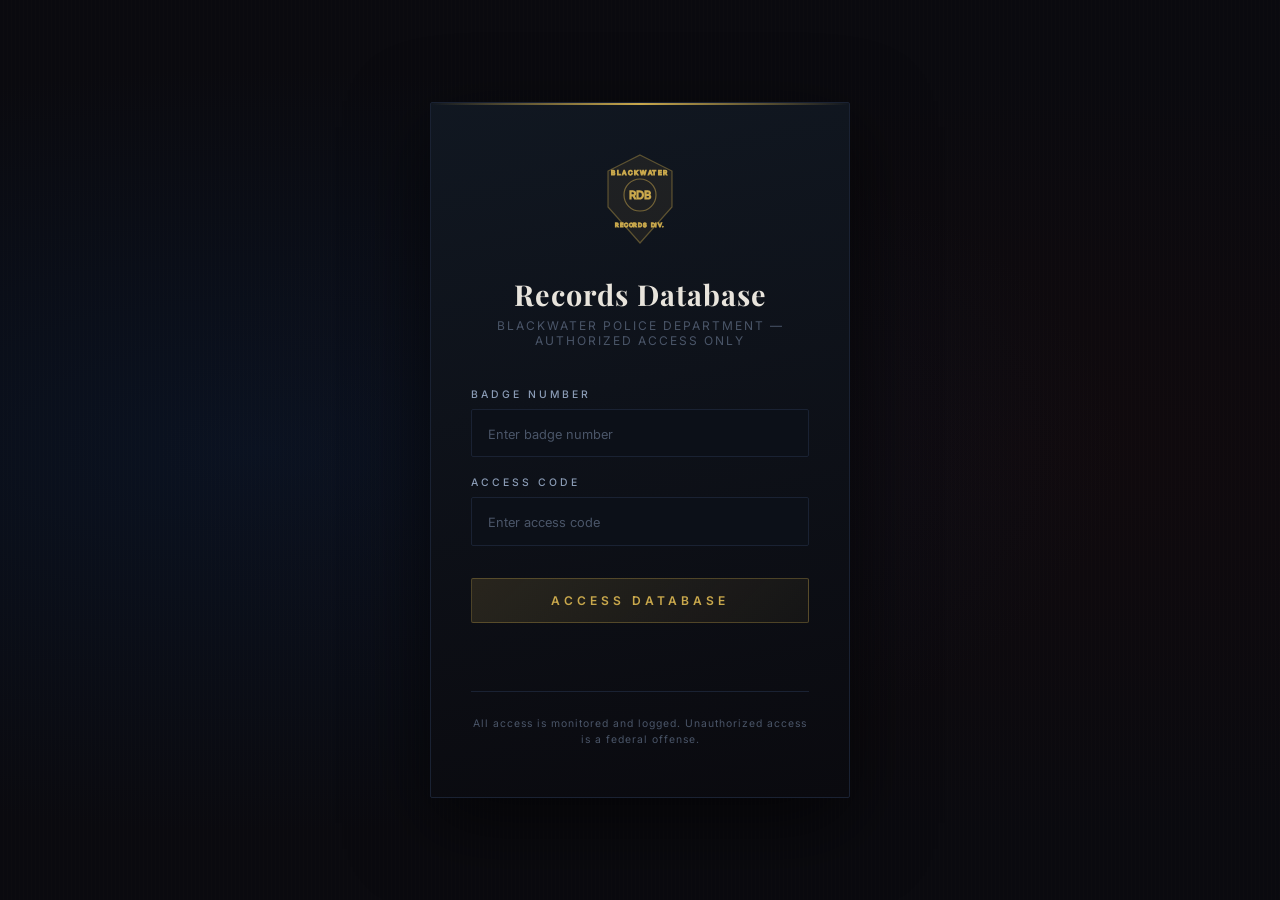
<file: records-db/index.html>
<!DOCTYPE html>
<html lang="en">
<head>
  <meta charset="UTF-8">
  <meta name="viewport" content="width=device-width, initial-scale=1.0">
  <title>Blackwater PD — Records Database</title>
  <link rel="preconnect" href="https://fonts.googleapis.com">
  <link href="https://fonts.googleapis.com/css2?family=Playfair+Display:wght@400;700&family=Inter:wght@300;400;500;600;700&family=JetBrains+Mono:wght@400;500&display=swap" rel="stylesheet">
  <link rel="stylesheet" href="styles.css">
</head>
<body>

  <!-- Login Screen -->
  <div class="login-screen" id="loginScreen">
    <div class="login-rain"></div>
    <div class="login-container">
      <div class="login-badge">
        <svg viewBox="0 0 100 120" width="80" height="96" fill="none" stroke="currentColor" stroke-width="1.5">
          <path d="M50 5 L90 25 L90 70 L50 115 L10 70 L10 25 Z" fill="rgba(201,168,76,0.08)" stroke="rgba(201,168,76,0.4)"/>
          <circle cx="50" cy="55" r="20" stroke="rgba(201,168,76,0.5)" fill="none"/>
          <text x="50" y="60" text-anchor="middle" fill="rgba(201,168,76,0.7)" font-size="14" font-family="Inter">RDB</text>
          <text x="50" y="30" text-anchor="middle" fill="rgba(201,168,76,0.5)" font-size="8" font-family="Inter" letter-spacing="2">BLACKWATER</text>
          <text x="50" y="95" text-anchor="middle" fill="rgba(201,168,76,0.5)" font-size="7" font-family="Inter" letter-spacing="1">RECORDS DIV.</text>
        </svg>
      </div>
      <h1 class="login-title">Records Database</h1>
      <p class="login-subtitle">Blackwater Police Department — Authorized Access Only</p>

      <form class="login-form" id="loginForm">
        <div class="form-group">
          <label for="badgeNumber">BADGE NUMBER</label>
          <input type="text" id="badgeNumber" placeholder="Enter badge number" autocomplete="off" required>
        </div>
        <div class="form-group">
          <label for="password">ACCESS CODE</label>
          <input type="password" id="password" placeholder="Enter access code" required>
        </div>
        <button type="submit" class="btn-login" id="loginBtn">ACCESS DATABASE</button>
        <p class="login-error" id="loginError"></p>
      </form>

      <div class="login-footer">
        <p>All access is monitored and logged. Unauthorized access is a federal offense.</p>
      </div>
    </div>
  </div>

  <!-- Records Dashboard -->
  <div class="dashboard" id="dashboard" style="display:none;">
    <!-- Top Nav -->
    <nav class="topnav">
      <div class="topnav-left">
        <span class="topnav-badge">★</span>
        <div>
          <span class="topnav-title">BLACKWATER</span>
          <span class="topnav-sub">RECORDS DATABASE</span>
        </div>
      </div>
      <div class="topnav-right">
        <span class="topnav-officer" id="navOfficer">Officer —</span>
        <button class="btn-logout" id="logoutBtn">LOG OUT</button>
      </div>
    </nav>

    <!-- Main Content -->
    <main class="records-main">
      <div class="records-header">
        <div>
          <h1>Suspect Records</h1>
          <p class="records-count" id="recordsCount">Loading records...</p>
        </div>
        <div class="records-clock">
          <span id="clockTime">--:--:-- --</span>
          <span id="clockDate">Loading...</span>
        </div>
      </div>

      <!-- Search & Filters -->
      <div class="search-bar">
        <div class="search-input-wrap">
          <svg class="search-icon" viewBox="0 0 24 24" width="18" height="18" fill="none" stroke="currentColor" stroke-width="2"><circle cx="11" cy="11" r="8"/><path d="M21 21l-4.35-4.35"/></svg>
          <input type="text" id="searchInput" placeholder="Search by name, code, alias, or case number...">
        </div>
        <div class="filter-group">
          <select id="statusFilter">
            <option value="all">All Statuses</option>
            <option value="wanted">Wanted</option>
            <option value="in-custody">In Custody</option>
            <option value="released">Released</option>
            <option value="under-investigation">Under Investigation</option>
            <option value="cleared">Cleared</option>
          </select>
          <select id="threatFilter">
            <option value="all">All Threat Levels</option>
            <option value="critical">Critical</option>
            <option value="high">High</option>
            <option value="medium">Medium</option>
            <option value="low">Low</option>
          </select>
        </div>
      </div>

      <!-- Stats Bar -->
      <div class="stats-bar">
        <div class="stat-card">
          <span class="stat-label">TOTAL RECORDS</span>
          <span class="stat-value" id="statTotal">—</span>
        </div>
        <div class="stat-card stat-wanted">
          <span class="stat-label">WANTED</span>
          <span class="stat-value" id="statWanted">—</span>
        </div>
        <div class="stat-card stat-custody">
          <span class="stat-label">IN CUSTODY</span>
          <span class="stat-value" id="statCustody">—</span>
        </div>
        <div class="stat-card stat-investigation">
          <span class="stat-label">UNDER INVESTIGATION</span>
          <span class="stat-value" id="statInvestigation">—</span>
        </div>
      </div>

      <!-- Records Table -->
      <div class="table-wrap">
        <table class="records-table">
          <thead>
            <tr>
              <th>CODE</th>
              <th>NAME</th>
              <th>ALIAS</th>
              <th>DOB</th>
              <th>LAST KNOWN LOCATION</th>
              <th>THREAT LEVEL</th>
              <th>STATUS</th>
              <th>CASE #</th>
            </tr>
          </thead>
          <tbody id="recordsBody">
          </tbody>
        </table>
      </div>
      <p class="no-results" id="noResults" style="display:none;">No records match your search criteria.</p>
    </main>

    <!-- Record Detail Modal -->
    <div class="modal-overlay" id="detailModal">
      <div class="modal-content">
        <button class="modal-close" id="closeModal">&times;</button>
        <div class="modal-header">
          <div class="modal-mugshot" id="modalMugshot">?</div>
          <div class="modal-title-block">
            <h2 id="modalName">—</h2>
            <p class="modal-alias" id="modalAlias">—</p>
            <div class="modal-badges">
              <span class="modal-code" id="modalCode">—</span>
              <span class="modal-status" id="modalStatus">—</span>
              <span class="modal-threat" id="modalThreat">—</span>
            </div>
          </div>
        </div>
        <div class="modal-body">
          <div class="modal-grid">
            <div class="modal-field"><label>Date of Birth</label><span id="modalDob">—</span></div>
            <div class="modal-field"><label>Gender</label><span id="modalGender">—</span></div>
            <div class="modal-field"><label>Height</label><span id="modalHeight">—</span></div>
            <div class="modal-field"><label>Weight</label><span id="modalWeight">—</span></div>
            <div class="modal-field"><label>Last Known Address</label><span id="modalAddress">—</span></div>
            <div class="modal-field"><label>Case Number</label><span id="modalCase">—</span></div>
            <div class="modal-field"><label>Arresting Officer</label><span id="modalOfficer">—</span></div>
            <div class="modal-field"><label>Date Entered</label><span id="modalDateEntered">—</span></div>
          </div>
          <div class="modal-section">
            <h3>Known Associates</h3>
            <p id="modalAssociates">—</p>
          </div>
          <div class="modal-section">
            <h3>Criminal History</h3>
            <p id="modalHistory">—</p>
          </div>
          <div class="modal-section">
            <h3>Case Notes</h3>
            <p id="modalNotes">—</p>
          </div>
        </div>
        <div class="modal-footer">
          <p>Record accessed by <span id="modalAccessedBy">—</span> on <span id="modalAccessDate">—</span></p>
        </div>
      </div>
    </div>

    <!-- Footer -->
    <footer class="dash-footer">
      <p>&copy; 2026 Blackwater Police Department — Records Database v1.0 — All Access Logged</p>
    </footer>
  </div>

  <script src="data.js"></script>
  <script src="app.js"></script>
</body>
</html>
</file>
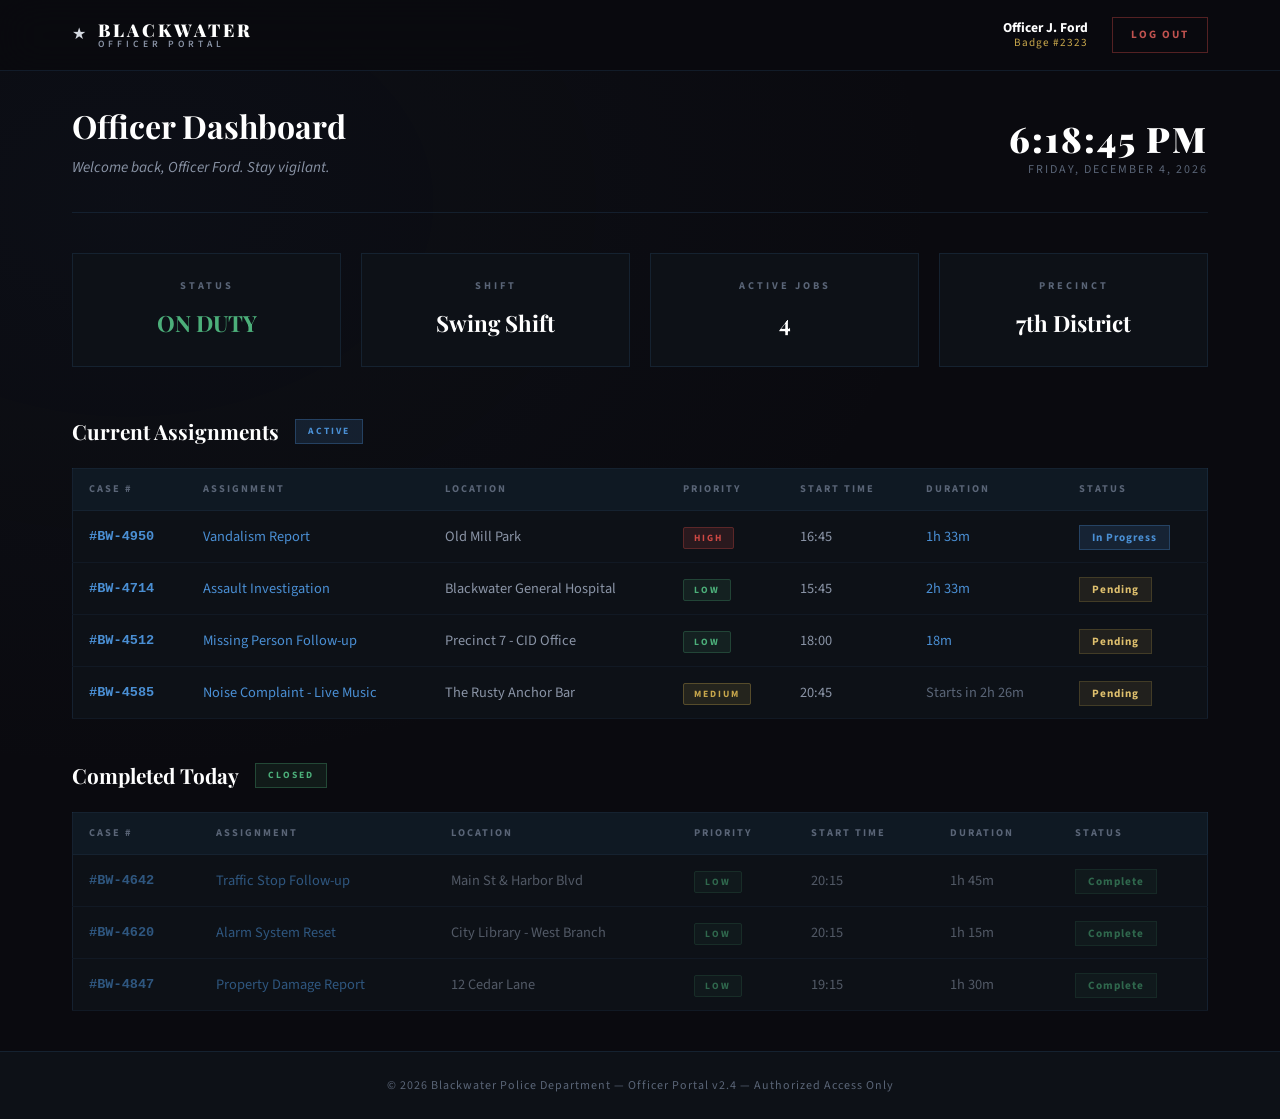
<file: dashboard.html>
<!DOCTYPE html>
<html lang="en">
<head>
  <meta charset="UTF-8">
  <meta name="viewport" content="width=device-width, initial-scale=1.0">
  <title>Officer Portal - Blackwater PD</title>
  <link rel="stylesheet" href="styles.css">
  <link rel="stylesheet" href="dashboard.css">
  <link href="https://fonts.googleapis.com/css2?family=Playfair+Display:wght@400;700;900&family=Source+Sans+Pro:wght@300;400;600;700&display=swap" rel="stylesheet">
</head>
<body>
  <!-- Dashboard Navbar -->
  <nav class="navbar">
    <div class="nav-container">
      <div class="nav-brand">
        <div class="badge-icon">&#9733;</div>
        <div class="brand-text">
          <span class="brand-name">BLACKWATER</span>
          <span class="brand-sub">OFFICER PORTAL</span>
        </div>
      </div>
      <div class="officer-info">
        <div class="officer-details">
          <span class="officer-name" id="navOfficerName">Officer J. Ford</span>
          <span class="officer-badge" id="navOfficerBadge">Badge #2323</span>
        </div>
        <a href="index.html" class="btn-logout" id="logoutBtn">LOG OUT</a>
      </div>
    </div>
  </nav>

  <!-- Dashboard Content -->
  <main class="dashboard">
    <div class="container">
      <!-- Welcome Header -->
      <div class="dash-header">
        <div class="dash-welcome">
          <h1>Officer Dashboard</h1>
          <p id="welcomeMsg">Welcome back, Officer Ford. Stay vigilant.</p>
        </div>
        <div class="dash-clock">
          <span class="clock-time" id="clockTime">--:--:--</span>
          <span class="clock-date" id="clockDate">Loading...</span>
        </div>
      </div>

      <!-- Status Cards -->
      <div class="status-grid">
        <div class="status-card">
          <div class="status-label">STATUS</div>
          <div class="status-value on-duty">ON DUTY</div>
        </div>
        <div class="status-card">
          <div class="status-label">SHIFT</div>
          <div class="status-value" id="currentShift">Night Watch</div>
        </div>
        <div class="status-card">
          <div class="status-label">ACTIVE JOBS</div>
          <div class="status-value" id="activeJobCount">4</div>
        </div>
        <div class="status-card">
          <div class="status-label">PRECINCT</div>
          <div class="status-value">7th District</div>
        </div>
      </div>

      <!-- Current Jobs Table -->
      <div class="dash-section">
        <div class="section-title">
          <h2>Current Assignments</h2>
          <span class="section-badge">Active</span>
        </div>
        <div class="jobs-table-wrap">
          <table class="jobs-table">
            <thead>
              <tr>
                <th>Case #</th>
                <th>Assignment</th>
                <th>Location</th>
                <th>Priority</th>
                <th>Start Time</th>
                <th>Duration</th>
                <th>Status</th>
              </tr>
            </thead>
            <tbody id="activeJobsBody">
            </tbody>
          </table>
        </div>
      </div>

      <!-- Completed Jobs -->
      <div class="dash-section">
        <div class="section-title">
          <h2>Completed Today</h2>
          <span class="section-badge completed">Closed</span>
        </div>
        <div class="jobs-table-wrap">
          <table class="jobs-table">
            <thead>
              <tr>
                <th>Case #</th>
                <th>Assignment</th>
                <th>Location</th>
                <th>Priority</th>
                <th>Start Time</th>
                <th>Duration</th>
                <th>Status</th>
              </tr>
            </thead>
            <tbody id="completedJobsBody">
            </tbody>
          </table>
        </div>
      </div>
    </div>
  </main>

  <!-- Footer -->
  <footer class="dash-footer">
    <div class="container">
      <p>&copy; 2026 Blackwater Police Department &mdash; Officer Portal v2.4 &mdash; Authorized Access Only</p>
    </div>
  </footer>

  <!-- Case Detail Modal -->
  <div class="case-modal-overlay" id="caseModal">
    <div class="case-modal">
      <div class="case-modal-header">
        <div>
          <span class="case-modal-num" id="modalCaseNum">#BW-0000</span>
          <span class="case-modal-priority" id="modalPriority">HIGH</span>
        </div>
        <button class="case-modal-close" id="modalClose">&times;</button>
      </div>
      <h2 class="case-modal-title" id="modalTitle">Assignment Title</h2>
      <div class="case-modal-meta">
        <div class="meta-item">
          <span class="meta-label">LOCATION</span>
          <span class="meta-value" id="modalLocation">--</span>
        </div>
        <div class="meta-item">
          <span class="meta-label">STATUS</span>
          <span class="meta-value" id="modalStatus">--</span>
        </div>
        <div class="meta-item">
          <span class="meta-label">START TIME</span>
          <span class="meta-value" id="modalTime">--</span>
        </div>
      </div>
      <div class="case-modal-section">
        <h3>Incident Report</h3>
        <p id="modalReport">--</p>
      </div>
      <div class="case-modal-section" id="modalResolutionSection">
        <h3>Resolution</h3>
        <p id="modalResolution">--</p>
      </div>
      <div class="case-modal-section">
        <h3>Assigned Officer</h3>
        <p id="modalOfficer">Officer J. Ford — Badge #2323 — Precinct 7</p>
      </div>
    </div>
  </div>

  <script src="dashboard.js"></script>
</body>
</html>
</file>
<file: records-db/styles.css>
/* ===== Variables ===== */
:root {
  --bg-primary: #0a0a0f;
  --bg-secondary: #0e1117;
  --bg-card: #111822;
  --bg-card-hover: #151d2a;
  --bg-input: #0c1018;
  --border: #1a2233;
  --border-light: #243044;
  --gold: #c9a84c;
  --gold-dim: rgba(201, 168, 76, 0.3);
  --gold-glow: rgba(201, 168, 76, 0.08);
  --red: #c94c4c;
  --red-dim: rgba(201, 76, 76, 0.15);
  --green: #4cc96a;
  --green-dim: rgba(76, 201, 106, 0.15);
  --blue: #4c8cc9;
  --blue-dim: rgba(76, 140, 201, 0.15);
  --orange: #c98c4c;
  --orange-dim: rgba(201, 140, 76, 0.15);
  --purple: #8c4cc9;
  --purple-dim: rgba(140, 76, 201, 0.15);
  --text: #e8e4dc;
  --text-secondary: #8a9bb5;
  --text-muted: #4a5568;
  --font-heading: 'Playfair Display', serif;
  --font-body: 'Inter', sans-serif;
  --font-mono: 'JetBrains Mono', monospace;
}

/* ===== Reset ===== */
*, *::before, *::after { box-sizing: border-box; margin: 0; padding: 0; }
html { scroll-behavior: smooth; }
body {
  font-family: var(--font-body);
  background: var(--bg-primary);
  color: var(--text);
  min-height: 100vh;
  overflow-x: hidden;
}
a { text-decoration: none; color: inherit; }

/* ===== Login Screen ===== */
.login-screen {
  min-height: 100vh;
  display: flex;
  align-items: center;
  justify-content: center;
  background:
    radial-gradient(ellipse at 20% 50%, rgba(10, 30, 60, 0.4) 0%, transparent 60%),
    radial-gradient(ellipse at 80% 50%, rgba(30, 10, 10, 0.3) 0%, transparent 60%),
    var(--bg-primary);
  position: relative;
}

.login-rain {
  position: absolute;
  inset: 0;
  background: repeating-linear-gradient(
    90deg,
    transparent,
    transparent 3px,
    rgba(201, 168, 76, 0.01) 3px,
    rgba(201, 168, 76, 0.01) 4px
  );
  pointer-events: none;
  animation: rainDrift 8s linear infinite;
}

@keyframes rainDrift {
  0% { transform: translateY(0); }
  100% { transform: translateY(20px); }
}

.login-container {
  width: 100%;
  max-width: 420px;
  padding: 3rem 2.5rem;
  background: linear-gradient(170deg, rgba(17, 24, 34, 0.95), rgba(10, 10, 15, 0.98));
  border: 1px solid var(--border);
  border-radius: 2px;
  text-align: center;
  position: relative;
  box-shadow: 0 25px 80px rgba(0, 0, 0, 0.6);
}

.login-container::before {
  content: '';
  position: absolute;
  top: 0; left: 0; right: 0;
  height: 2px;
  background: linear-gradient(90deg, transparent, var(--gold), transparent);
}

.login-badge {
  margin-bottom: 1.5rem;
  color: var(--gold);
}

.login-title {
  font-family: var(--font-heading);
  font-size: 1.8rem;
  color: var(--text);
  letter-spacing: 1px;
  margin-bottom: 0.3rem;
}

.login-subtitle {
  color: var(--text-muted);
  font-size: 0.75rem;
  letter-spacing: 2px;
  text-transform: uppercase;
  margin-bottom: 2.5rem;
}

.form-group {
  margin-bottom: 1.2rem;
  text-align: left;
}

.form-group label {
  display: block;
  font-size: 0.65rem;
  letter-spacing: 3px;
  text-transform: uppercase;
  color: var(--text-secondary);
  margin-bottom: 0.5rem;
  font-weight: 500;
}

.form-group input {
  width: 100%;
  padding: 0.85rem 1rem;
  background: var(--bg-input);
  border: 1px solid var(--border);
  color: var(--text);
  font-family: var(--font-mono);
  font-size: 0.9rem;
  border-radius: 2px;
  transition: border-color 0.3s;
}

.form-group input:focus {
  outline: none;
  border-color: var(--gold-dim);
  box-shadow: 0 0 20px var(--gold-glow);
}

.form-group input::placeholder {
  color: var(--text-muted);
  font-family: var(--font-body);
  font-size: 0.8rem;
}

.btn-login {
  width: 100%;
  padding: 0.9rem;
  margin-top: 0.8rem;
  background: linear-gradient(135deg, rgba(201, 168, 76, 0.15), rgba(201, 168, 76, 0.05));
  border: 1px solid var(--gold-dim);
  color: var(--gold);
  font-family: var(--font-body);
  font-size: 0.75rem;
  letter-spacing: 4px;
  text-transform: uppercase;
  font-weight: 600;
  cursor: pointer;
  transition: all 0.3s;
  border-radius: 2px;
}

.btn-login:hover {
  background: linear-gradient(135deg, rgba(201, 168, 76, 0.25), rgba(201, 168, 76, 0.1));
  box-shadow: 0 0 30px var(--gold-glow);
}

.login-error {
  color: var(--red);
  font-size: 0.8rem;
  margin-top: 1rem;
  min-height: 1.2rem;
}

.login-footer {
  margin-top: 2rem;
  padding-top: 1.5rem;
  border-top: 1px solid var(--border);
}

.login-footer p {
  color: var(--text-muted);
  font-size: 0.65rem;
  letter-spacing: 1px;
  line-height: 1.6;
}

/* ===== Top Nav ===== */
.topnav {
  display: flex;
  align-items: center;
  justify-content: space-between;
  padding: 0.8rem 2rem;
  background: rgba(10, 10, 15, 0.95);
  border-bottom: 1px solid var(--border);
  position: sticky;
  top: 0;
  z-index: 100;
  backdrop-filter: blur(10px);
}

.topnav-left {
  display: flex;
  align-items: center;
  gap: 0.8rem;
}

.topnav-badge {
  color: var(--gold);
  font-size: 1.2rem;
}

.topnav-title {
  display: block;
  font-family: var(--font-heading);
  font-weight: 700;
  font-size: 1rem;
  letter-spacing: 3px;
  color: var(--text);
}

.topnav-sub {
  display: block;
  font-size: 0.55rem;
  letter-spacing: 3px;
  color: var(--gold);
  text-transform: uppercase;
}

.topnav-right {
  display: flex;
  align-items: center;
  gap: 1.5rem;
}

.topnav-officer {
  color: var(--text-secondary);
  font-size: 0.8rem;
}

.btn-logout {
  padding: 0.4rem 1rem;
  background: transparent;
  border: 1px solid var(--border-light);
  color: var(--text-secondary);
  font-size: 0.65rem;
  letter-spacing: 3px;
  cursor: pointer;
  transition: all 0.3s;
  border-radius: 2px;
  font-family: var(--font-body);
}

.btn-logout:hover {
  border-color: var(--red);
  color: var(--red);
}

/* ===== Records Main ===== */
.records-main {
  max-width: 1300px;
  margin: 0 auto;
  padding: 2rem;
}

.records-header {
  display: flex;
  justify-content: space-between;
  align-items: flex-start;
  margin-bottom: 1.5rem;
}

.records-header h1 {
  font-family: var(--font-heading);
  font-size: 2rem;
  color: var(--text);
}

.records-count {
  color: var(--text-secondary);
  font-size: 0.85rem;
  margin-top: 0.3rem;
}

.records-clock {
  text-align: right;
}

.records-clock #clockTime {
  display: block;
  font-family: var(--font-mono);
  font-size: 1.5rem;
  color: var(--text);
  font-weight: 500;
}

.records-clock #clockDate {
  display: block;
  font-size: 0.65rem;
  letter-spacing: 3px;
  color: var(--text-muted);
  text-transform: uppercase;
  margin-top: 0.2rem;
}

/* ===== Search Bar ===== */
.search-bar {
  display: flex;
  gap: 1rem;
  margin-bottom: 1.5rem;
  flex-wrap: wrap;
}

.search-input-wrap {
  flex: 1;
  min-width: 280px;
  position: relative;
}

.search-icon {
  position: absolute;
  left: 1rem;
  top: 50%;
  transform: translateY(-50%);
  color: var(--text-muted);
}

.search-input-wrap input {
  width: 100%;
  padding: 0.8rem 1rem 0.8rem 2.8rem;
  background: var(--bg-card);
  border: 1px solid var(--border);
  color: var(--text);
  font-family: var(--font-body);
  font-size: 0.85rem;
  border-radius: 2px;
  transition: border-color 0.3s;
}

.search-input-wrap input:focus {
  outline: none;
  border-color: var(--gold-dim);
  box-shadow: 0 0 20px var(--gold-glow);
}

.search-input-wrap input::placeholder {
  color: var(--text-muted);
}

.filter-group {
  display: flex;
  gap: 0.8rem;
}

.filter-group select {
  padding: 0.8rem 1rem;
  background: var(--bg-card);
  border: 1px solid var(--border);
  color: var(--text-secondary);
  font-family: var(--font-body);
  font-size: 0.8rem;
  border-radius: 2px;
  cursor: pointer;
  transition: border-color 0.3s;
  appearance: none;
  background-image: url("data:image/svg+xml,%3Csvg xmlns='http://www.w3.org/2000/svg' width='12' height='12' viewBox='0 0 24 24' fill='none' stroke='%234a5568' stroke-width='2'%3E%3Cpath d='M6 9l6 6 6-6'/%3E%3C/svg%3E");
  background-repeat: no-repeat;
  background-position: right 0.8rem center;
  padding-right: 2.5rem;
}

.filter-group select:focus {
  outline: none;
  border-color: var(--gold-dim);
}

/* ===== Stats Bar ===== */
.stats-bar {
  display: grid;
  grid-template-columns: repeat(4, 1fr);
  gap: 1rem;
  margin-bottom: 1.5rem;
}

.stat-card {
  padding: 1rem 1.2rem;
  background: var(--bg-card);
  border: 1px solid var(--border);
  border-radius: 2px;
  text-align: center;
}

.stat-label {
  display: block;
  font-size: 0.6rem;
  letter-spacing: 3px;
  color: var(--text-muted);
  text-transform: uppercase;
  margin-bottom: 0.4rem;
}

.stat-value {
  font-family: var(--font-mono);
  font-size: 1.6rem;
  font-weight: 700;
  color: var(--text);
}

.stat-wanted .stat-value { color: var(--red); }
.stat-custody .stat-value { color: var(--blue); }
.stat-investigation .stat-value { color: var(--orange); }

/* ===== Records Table ===== */
.table-wrap {
  overflow-x: auto;
  border: 1px solid var(--border);
  border-radius: 2px;
}

.records-table {
  width: 100%;
  border-collapse: collapse;
  font-size: 0.82rem;
}

.records-table thead {
  background: var(--bg-card);
}

.records-table th {
  padding: 0.9rem 1rem;
  text-align: left;
  font-size: 0.6rem;
  letter-spacing: 3px;
  color: var(--text-muted);
  text-transform: uppercase;
  font-weight: 600;
  border-bottom: 1px solid var(--border);
  white-space: nowrap;
}

.records-table td {
  padding: 0.8rem 1rem;
  border-bottom: 1px solid var(--border);
  color: var(--text-secondary);
  white-space: nowrap;
}

.records-table tbody tr {
  cursor: pointer;
  transition: background 0.2s;
}

.records-table tbody tr:hover {
  background: var(--bg-card-hover);
}

.records-table tbody tr:last-child td {
  border-bottom: none;
}

.record-code {
  font-family: var(--font-mono);
  color: var(--gold);
  font-weight: 500;
  font-size: 0.8rem;
}

.record-name {
  color: var(--text);
  font-weight: 500;
}

.record-alias {
  font-style: italic;
  color: var(--text-muted);
}

/* Status badges */
.badge {
  display: inline-block;
  padding: 0.25rem 0.6rem;
  border-radius: 2px;
  font-size: 0.65rem;
  font-weight: 600;
  letter-spacing: 1px;
  text-transform: uppercase;
}

.badge-wanted { background: var(--red-dim); color: var(--red); }
.badge-in-custody { background: var(--blue-dim); color: var(--blue); }
.badge-released { background: var(--green-dim); color: var(--green); }
.badge-under-investigation { background: var(--orange-dim); color: var(--orange); }
.badge-cleared { background: rgba(100, 100, 100, 0.15); color: #888; }

/* Threat badges */
.threat-critical { background: var(--red-dim); color: var(--red); }
.threat-high { background: var(--orange-dim); color: var(--orange); }
.threat-medium { background: rgba(201, 201, 76, 0.15); color: #c9c94c; }
.threat-low { background: var(--green-dim); color: var(--green); }

.case-num {
  font-family: var(--font-mono);
  font-size: 0.78rem;
  color: var(--text-muted);
}

.no-results {
  text-align: center;
  color: var(--text-muted);
  padding: 3rem;
  font-style: italic;
}

/* ===== Detail Modal ===== */
.modal-overlay {
  position: fixed;
  inset: 0;
  background: rgba(0, 0, 0, 0.85);
  backdrop-filter: blur(5px);
  z-index: 1000;
  display: none;
  align-items: center;
  justify-content: center;
  padding: 2rem;
}

.modal-overlay.active {
  display: flex;
}

.modal-content {
  width: 100%;
  max-width: 700px;
  max-height: 85vh;
  overflow-y: auto;
  background: linear-gradient(170deg, var(--bg-card), var(--bg-primary));
  border: 1px solid var(--border);
  border-radius: 2px;
  position: relative;
  box-shadow: 0 30px 100px rgba(0, 0, 0, 0.7);
}

.modal-content::before {
  content: '';
  position: absolute;
  top: 0; left: 0; right: 0;
  height: 2px;
  background: linear-gradient(90deg, transparent, var(--gold), transparent);
}

.modal-close {
  position: absolute;
  top: 1rem;
  right: 1.2rem;
  background: none;
  border: none;
  color: var(--text-muted);
  font-size: 1.8rem;
  cursor: pointer;
  z-index: 10;
  transition: color 0.3s;
  line-height: 1;
}

.modal-close:hover { color: var(--text); }

.modal-header {
  display: flex;
  align-items: center;
  gap: 1.5rem;
  padding: 2rem 2rem 1.5rem;
  border-bottom: 1px solid var(--border);
}

.modal-mugshot {
  width: 80px;
  height: 80px;
  background: var(--bg-input);
  border: 1px solid var(--border);
  border-radius: 2px;
  display: flex;
  align-items: center;
  justify-content: center;
  font-size: 2rem;
  color: var(--text-muted);
  flex-shrink: 0;
}

.modal-title-block h2 {
  font-family: var(--font-heading);
  font-size: 1.5rem;
  color: var(--text);
  margin-bottom: 0.2rem;
}

.modal-alias {
  color: var(--text-muted);
  font-style: italic;
  font-size: 0.85rem;
  margin-bottom: 0.6rem;
}

.modal-badges {
  display: flex;
  gap: 0.5rem;
  flex-wrap: wrap;
}

.modal-code {
  font-family: var(--font-mono);
  font-size: 0.7rem;
  padding: 0.2rem 0.5rem;
  background: var(--gold-glow);
  border: 1px solid var(--gold-dim);
  color: var(--gold);
  border-radius: 2px;
}

.modal-status, .modal-threat {
  font-size: 0.65rem;
  padding: 0.25rem 0.6rem;
  border-radius: 2px;
  font-weight: 600;
  letter-spacing: 1px;
  text-transform: uppercase;
}

.modal-body {
  padding: 1.5rem 2rem;
}

.modal-grid {
  display: grid;
  grid-template-columns: 1fr 1fr;
  gap: 1rem;
  margin-bottom: 1.5rem;
}

.modal-field label {
  display: block;
  font-size: 0.6rem;
  letter-spacing: 3px;
  text-transform: uppercase;
  color: var(--text-muted);
  margin-bottom: 0.3rem;
}

.modal-field span {
  color: var(--text-secondary);
  font-size: 0.88rem;
}

.modal-section {
  margin-bottom: 1.5rem;
}

.modal-section h3 {
  font-family: var(--font-heading);
  font-size: 1rem;
  color: var(--gold);
  margin-bottom: 0.6rem;
  padding-bottom: 0.4rem;
  border-bottom: 1px solid var(--border);
}

.modal-section p {
  color: var(--text-secondary);
  font-size: 0.85rem;
  line-height: 1.7;
}

.modal-footer {
  padding: 1rem 2rem;
  border-top: 1px solid var(--border);
  text-align: center;
}

.modal-footer p {
  color: var(--text-muted);
  font-size: 0.7rem;
  letter-spacing: 1px;
}

/* ===== Dashboard Footer ===== */
.dash-footer {
  text-align: center;
  padding: 1.5rem 2rem;
  border-top: 1px solid var(--border);
  margin-top: 2rem;
}

.dash-footer p {
  color: var(--text-muted);
  font-size: 0.7rem;
  letter-spacing: 1px;
}

/* ===== Responsive ===== */
@media (max-width: 768px) {
  .stats-bar { grid-template-columns: repeat(2, 1fr); }
  .search-bar { flex-direction: column; }
  .filter-group { width: 100%; }
  .filter-group select { flex: 1; }
  .modal-header { flex-direction: column; text-align: center; }
  .modal-grid { grid-template-columns: 1fr; }
  .records-header { flex-direction: column; gap: 1rem; }
  .records-clock { text-align: left; }
  .topnav { padding: 0.8rem 1rem; }
  .records-main { padding: 1.5rem 1rem; }
}

/* ===== Scrollbar ===== */
::-webkit-scrollbar { width: 6px; }
::-webkit-scrollbar-track { background: var(--bg-primary); }
::-webkit-scrollbar-thumb { background: var(--border-light); border-radius: 3px; }
::-webkit-scrollbar-thumb:hover { background: var(--text-muted); }
</file>
<file: styles.css>
/* ===== CSS Variables ===== */
:root {
  --noir-black: #0a0a0f;
  --noir-dark: #0d1117;
  --noir-navy: #0f1923;
  --noir-blue: #141e2b;
  --noir-steel: #1a2633;
  --noir-slate: #1e2d3d;
  --accent-blue: #2a4a6b;
  --accent-light: #3a6b9f;
  --accent-glow: #4a8fd4;
  --gold: #c9a84c;
  --gold-light: #dfc06e;
  --text-primary: #d4d8e0;
  --text-secondary: #8a94a6;
  --text-muted: #5a6577;
  --border-color: rgba(42, 74, 107, 0.3);
  --shadow: 0 4px 30px rgba(0, 0, 0, 0.5);
  --font-heading: 'Playfair Display', Georgia, serif;
  --font-body: 'Source Sans Pro', -apple-system, sans-serif;
}

/* ===== Reset & Base ===== */
*, *::before, *::after {
  margin: 0;
  padding: 0;
  box-sizing: border-box;
}

html {
  scroll-behavior: smooth;
}

body {
  font-family: var(--font-body);
  background-color: var(--noir-black);
  color: var(--text-primary);
  line-height: 1.6;
  overflow-x: hidden;
}

a {
  text-decoration: none;
  color: inherit;
}

/* ===== Navbar ===== */
.navbar {
  position: fixed;
  top: 0;
  left: 0;
  right: 0;
  z-index: 1000;
  background: rgba(10, 10, 15, 0.92);
  backdrop-filter: blur(20px);
  border-bottom: 1px solid var(--border-color);
  transition: background 0.3s;
}

.nav-container {
  max-width: 1200px;
  margin: 0 auto;
  padding: 0 2rem;
  display: flex;
  align-items: center;
  justify-content: space-between;
  height: 70px;
}

.nav-brand {
  display: flex;
  align-items: center;
  gap: 12px;
}

.badge-icon {
  display: flex;
  align-items: center;
  justify-content: center;
}

.badge-icon img {
  width: 45px;
  height: 50px;
  filter: drop-shadow(0 0 6px rgba(201, 168, 76, 0.4));
}

.brand-text {
  display: flex;
  flex-direction: column;
  line-height: 1.1;
}

.brand-name {
  font-family: var(--font-heading);
  font-weight: 900;
  font-size: 1.1rem;
  letter-spacing: 3px;
  color: #fff;
}

.brand-sub {
  font-size: 0.6rem;
  letter-spacing: 4px;
  color: var(--text-secondary);
  font-weight: 600;
}

.nav-links {
  display: flex;
  list-style: none;
  align-items: center;
  gap: 2rem;
}

.nav-links a {
  font-size: 0.85rem;
  font-weight: 600;
  letter-spacing: 1px;
  text-transform: uppercase;
  color: var(--text-secondary);
  transition: color 0.3s;
  position: relative;
}

.nav-links a::after {
  content: '';
  position: absolute;
  bottom: -4px;
  left: 0;
  width: 0;
  height: 1px;
  background: var(--gold);
  transition: width 0.3s;
}

.nav-links a:hover {
  color: #fff;
}

.nav-links a:hover::after {
  width: 100%;
}

.btn-login {
  background: linear-gradient(135deg, var(--accent-blue), var(--accent-light));
  padding: 8px 20px !important;
  border-radius: 4px;
  color: #fff !important;
  border: 1px solid rgba(74, 143, 212, 0.3);
  transition: all 0.3s !important;
}

.btn-login:hover {
  box-shadow: 0 0 20px rgba(74, 143, 212, 0.3);
  transform: translateY(-1px);
}

.btn-login::after {
  display: none !important;
}

.nav-toggle {
  display: none;
  flex-direction: column;
  gap: 5px;
  background: none;
  border: none;
  cursor: pointer;
  padding: 5px;
}

.nav-toggle span {
  display: block;
  width: 25px;
  height: 2px;
  background: var(--text-primary);
  transition: all 0.3s;
}

/* ===== Hero Section ===== */
.hero {
  position: relative;
  min-height: 100vh;
  display: flex;
  align-items: center;
  justify-content: center;
  text-align: center;
  overflow: hidden;
  background:
    radial-gradient(ellipse at 20% 50%, rgba(42, 74, 107, 0.15) 0%, transparent 50%),
    radial-gradient(ellipse at 80% 50%, rgba(20, 30, 43, 0.4) 0%, transparent 50%),
    linear-gradient(180deg, var(--noir-dark) 0%, var(--noir-navy) 50%, var(--noir-black) 100%);
}

.hero-overlay {
  position: absolute;
  inset: 0;
  background:
    repeating-linear-gradient(
      0deg,
      transparent,
      transparent 2px,
      rgba(0, 0, 0, 0.03) 2px,
      rgba(0, 0, 0, 0.03) 4px
    );
  pointer-events: none;
}

.hero-content {
  position: relative;
  z-index: 1;
  padding: 2rem;
}

.hero-badge {
  display: inline-block;
  font-size: 0.75rem;
  letter-spacing: 6px;
  color: var(--gold);
  border: 1px solid var(--gold);
  padding: 6px 20px;
  margin-bottom: 2rem;
  font-weight: 600;
}

.hero h1 {
  font-family: var(--font-heading);
  font-size: clamp(3rem, 8vw, 6rem);
  font-weight: 900;
  line-height: 1;
  letter-spacing: 6px;
  color: #fff;
  margin-bottom: 1.5rem;
  text-shadow: 0 2px 40px rgba(0, 0, 0, 0.5);
}

.hero h1 span {
  display: block;
  font-size: 0.35em;
  letter-spacing: 12px;
  color: var(--text-secondary);
  font-weight: 400;
  margin-top: 0.5rem;
}

.hero-tagline {
  font-size: 1.1rem;
  color: var(--text-secondary);
  max-width: 500px;
  margin: 0 auto 2rem;
  font-style: italic;
  font-weight: 300;
}

.hero-divider {
  width: 60px;
  height: 1px;
  background: var(--gold);
  margin: 0 auto 2rem;
}

.btn-primary {
  display: inline-block;
  padding: 12px 36px;
  background: transparent;
  border: 1px solid var(--gold);
  color: var(--gold);
  font-size: 0.8rem;
  font-weight: 700;
  letter-spacing: 3px;
  text-transform: uppercase;
  transition: all 0.3s;
  cursor: pointer;
  font-family: var(--font-body);
}

.btn-primary:hover {
  background: var(--gold);
  color: var(--noir-black);
  box-shadow: 0 0 30px rgba(201, 168, 76, 0.2);
}

.hero-scroll {
  position: absolute;
  bottom: 2rem;
  left: 50%;
  transform: translateX(-50%);
  display: flex;
  flex-direction: column;
  align-items: center;
  gap: 8px;
  color: var(--text-muted);
  font-size: 0.7rem;
  letter-spacing: 3px;
  text-transform: uppercase;
}

.scroll-line {
  width: 1px;
  height: 40px;
  background: linear-gradient(to bottom, var(--text-muted), transparent);
  animation: scrollPulse 2s ease-in-out infinite;
}

@keyframes scrollPulse {
  0%, 100% { opacity: 0.3; }
  50% { opacity: 1; }
}

/* ===== Sections ===== */
.section {
  padding: 100px 0;
}

.container {
  max-width: 1200px;
  margin: 0 auto;
  padding: 0 2rem;
}

.section-header {
  text-align: center;
  margin-bottom: 60px;
}

.section-tag {
  font-size: 0.7rem;
  letter-spacing: 5px;
  color: var(--gold);
  font-weight: 700;
  display: block;
  margin-bottom: 1rem;
}

.section-header h2 {
  font-family: var(--font-heading);
  font-size: 2.5rem;
  color: #fff;
  font-weight: 700;
  margin-bottom: 1rem;
}

.header-line {
  width: 40px;
  height: 2px;
  background: var(--gold);
  margin: 0 auto;
}

/* ===== About Section ===== */
.about {
  background: var(--noir-dark);
}

.about-grid {
  display: grid;
  grid-template-columns: repeat(3, 1fr);
  gap: 2rem;
  margin-bottom: 60px;
}

.about-card {
  background: var(--noir-navy);
  border: 1px solid var(--border-color);
  padding: 2.5rem;
  text-align: center;
  transition: all 0.4s;
  position: relative;
  overflow: hidden;
}

.about-card::before {
  content: '';
  position: absolute;
  top: 0;
  left: 0;
  right: 0;
  height: 2px;
  background: linear-gradient(90deg, transparent, var(--gold), transparent);
  opacity: 0;
  transition: opacity 0.4s;
}

.about-card:hover {
  transform: translateY(-4px);
  border-color: rgba(201, 168, 76, 0.2);
}

.about-card:hover::before {
  opacity: 1;
}

.card-icon {
  font-size: 2.5rem;
  color: var(--gold);
  margin-bottom: 1.5rem;
}

.about-card h3 {
  font-family: var(--font-heading);
  font-size: 1.3rem;
  color: #fff;
  margin-bottom: 1rem;
}

.about-card p {
  color: var(--text-secondary);
  font-size: 0.95rem;
  line-height: 1.7;
}

.stats-row {
  display: grid;
  grid-template-columns: repeat(4, 1fr);
  gap: 2rem;
  padding: 3rem;
  background: var(--noir-navy);
  border: 1px solid var(--border-color);
}

.stat {
  text-align: center;
}

.stat-number {
  display: block;
  font-family: var(--font-heading);
  font-size: 2.5rem;
  font-weight: 900;
  color: var(--gold);
  line-height: 1;
  margin-bottom: 0.5rem;
}

.stat-label {
  font-size: 0.8rem;
  letter-spacing: 2px;
  text-transform: uppercase;
  color: var(--text-secondary);
}

/* ===== Departments Section ===== */
.departments {
  background: var(--noir-black);
}

.dept-grid {
  display: grid;
  grid-template-columns: repeat(3, 1fr);
  gap: 1.5rem;
}

.dept-card {
  background: var(--noir-dark);
  border: 1px solid var(--border-color);
  padding: 2.5rem;
  transition: all 0.4s;
  position: relative;
}

.dept-card::after {
  content: '';
  position: absolute;
  bottom: 0;
  left: 0;
  right: 0;
  height: 2px;
  background: linear-gradient(90deg, var(--accent-blue), var(--accent-light));
  transform: scaleX(0);
  transition: transform 0.4s;
}

.dept-card:hover {
  border-color: var(--accent-blue);
  transform: translateY(-2px);
}

.dept-card:hover::after {
  transform: scaleX(1);
}

.dept-number {
  font-family: var(--font-heading);
  font-size: 3rem;
  font-weight: 900;
  color: rgba(42, 74, 107, 0.25);
  line-height: 1;
  margin-bottom: 1rem;
}

.dept-card h3 {
  font-family: var(--font-heading);
  font-size: 1.2rem;
  color: #fff;
  margin-bottom: 0.75rem;
}

.dept-card p {
  color: var(--text-secondary);
  font-size: 0.9rem;
  line-height: 1.6;
}

/* ===== News Section ===== */
.news {
  background: var(--noir-dark);
}

.news-grid {
  display: grid;
  grid-template-columns: 1fr 1fr;
  gap: 1.5rem;
}

.news-card {
  background: var(--noir-navy);
  border: 1px solid var(--border-color);
  padding: 2rem;
  transition: all 0.3s;
}

.news-card:hover {
  border-color: rgba(201, 168, 76, 0.2);
}

.news-card.featured {
  grid-row: 1 / 3;
  display: flex;
  flex-direction: column;
  justify-content: center;
  padding: 3rem;
  border-left: 3px solid var(--gold);
}

.news-date {
  font-size: 0.7rem;
  letter-spacing: 3px;
  color: var(--gold);
  font-weight: 700;
  margin-bottom: 1rem;
}

.news-card h3 {
  font-family: var(--font-heading);
  font-size: 1.3rem;
  color: #fff;
  margin-bottom: 1rem;
  line-height: 1.4;
}

.news-card.featured h3 {
  font-size: 1.6rem;
}

.news-card p {
  color: var(--text-secondary);
  font-size: 0.9rem;
  line-height: 1.7;
  margin-bottom: 1.5rem;
}

.news-link {
  font-size: 0.8rem;
  font-weight: 700;
  letter-spacing: 1px;
  color: var(--gold);
  transition: color 0.3s;
}

.news-link:hover {
  color: var(--gold-light);
}

/* ===== Contact Section ===== */
.contact {
  background: var(--noir-black);
}

.contact-grid {
  display: grid;
  grid-template-columns: 1fr 1fr;
  gap: 4rem;
}

.contact-item {
  margin-bottom: 2rem;
}

.contact-item h4 {
  font-size: 0.75rem;
  letter-spacing: 3px;
  text-transform: uppercase;
  color: var(--gold);
  margin-bottom: 0.5rem;
  font-weight: 700;
}

.contact-item p {
  color: var(--text-secondary);
  font-size: 1rem;
  line-height: 1.6;
}

.emergency-number {
  font-family: var(--font-heading);
  font-size: 3rem !important;
  font-weight: 900;
  color: #fff !important;
  letter-spacing: 4px;
}

.contact-form .form-group {
  margin-bottom: 1rem;
}

.contact-form input,
.contact-form select,
.contact-form textarea {
  width: 100%;
  padding: 14px 16px;
  background: var(--noir-dark);
  border: 1px solid var(--border-color);
  color: var(--text-primary);
  font-family: var(--font-body);
  font-size: 0.95rem;
  transition: border-color 0.3s;
  outline: none;
}

.contact-form input::placeholder,
.contact-form textarea::placeholder {
  color: var(--text-muted);
}

.contact-form input:focus,
.contact-form select:focus,
.contact-form textarea:focus {
  border-color: var(--accent-light);
}

.contact-form select {
  appearance: none;
  cursor: pointer;
}

.contact-form textarea {
  resize: vertical;
}

.contact-form .btn-primary {
  width: 100%;
  border: none;
  background: linear-gradient(135deg, var(--accent-blue), var(--accent-light));
  color: #fff;
  padding: 14px;
  cursor: pointer;
}

.contact-form .btn-primary:hover {
  box-shadow: 0 0 30px rgba(42, 74, 107, 0.4);
}

/* ===== Footer ===== */
.footer {
  background: var(--noir-dark);
  border-top: 1px solid var(--border-color);
  padding: 60px 0 30px;
}

.footer-grid {
  display: grid;
  grid-template-columns: 2fr 1fr 1fr;
  gap: 4rem;
  margin-bottom: 3rem;
}

.footer-brand h3 {
  font-family: var(--font-heading);
  font-size: 1.2rem;
  color: #fff;
  letter-spacing: 3px;
  margin: 1rem 0 0.5rem;
}

.footer-brand p {
  color: var(--text-secondary);
  font-size: 0.9rem;
}

.footer-links h4 {
  font-size: 0.75rem;
  letter-spacing: 3px;
  text-transform: uppercase;
  color: var(--gold);
  margin-bottom: 1.5rem;
  font-weight: 700;
}

.footer-links a {
  display: block;
  color: var(--text-secondary);
  font-size: 0.9rem;
  padding: 4px 0;
  transition: color 0.3s;
}

.footer-links a:hover {
  color: #fff;
}

.footer-socials {
  text-align: center;
  padding: 2rem 0 1rem;
}

.footer-socials h4 {
  font-family: var(--font-heading);
  color: var(--gold);
  text-transform: uppercase;
  letter-spacing: 3px;
  font-size: 0.85rem;
  margin-bottom: 1rem;
}

.social-links {
  display: flex;
  justify-content: center;
  gap: 1.5rem;
}

.social-link {
  display: flex;
  align-items: center;
  gap: 0.5rem;
  color: var(--text-secondary);
  padding: 0.6rem 1.2rem;
  border: 1px solid var(--border-color);
  border-radius: 4px;
  transition: all 0.3s ease;
  font-size: 0.9rem;
}

.social-link:hover {
  color: var(--gold);
  border-color: var(--gold);
  background: rgba(201, 168, 76, 0.05);
  box-shadow: 0 0 15px rgba(201, 168, 76, 0.1);
}

.social-link svg {
  flex-shrink: 0;
}

.footer-bottom {
  border-top: 1px solid var(--border-color);
  padding-top: 1.5rem;
  text-align: center;
  color: var(--text-muted);
  font-size: 0.8rem;
}

/* ===== Login Modal ===== */
.modal-overlay {
  position: fixed;
  inset: 0;
  background: rgba(0, 0, 0, 0.85);
  backdrop-filter: blur(10px);
  z-index: 2000;
  display: flex;
  align-items: center;
  justify-content: center;
  opacity: 0;
  visibility: hidden;
  transition: all 0.4s;
}

.modal-overlay.active {
  opacity: 1;
  visibility: visible;
}

.modal {
  background: var(--noir-dark);
  border: 1px solid var(--border-color);
  width: 90%;
  max-width: 420px;
  padding: 3rem;
  position: relative;
  transform: translateY(20px);
  transition: transform 0.4s;
  box-shadow: 0 20px 60px rgba(0, 0, 0, 0.6);
}

.modal-overlay.active .modal {
  transform: translateY(0);
}

.modal-close {
  position: absolute;
  top: 1rem;
  right: 1.5rem;
  background: none;
  border: none;
  color: var(--text-muted);
  font-size: 1.5rem;
  cursor: pointer;
  transition: color 0.3s;
  line-height: 1;
}

.modal-close:hover {
  color: #fff;
}

.modal-header {
  text-align: center;
  margin-bottom: 2rem;
}

.modal-badge {
  font-size: 2.5rem;
  color: var(--gold);
  margin-bottom: 1rem;
  text-shadow: 0 0 20px rgba(201, 168, 76, 0.3);
}

.modal-header h2 {
  font-family: var(--font-heading);
  font-size: 1.5rem;
  letter-spacing: 4px;
  color: #fff;
  margin-bottom: 0.5rem;
}

.modal-header p {
  font-size: 0.8rem;
  color: var(--text-muted);
  letter-spacing: 2px;
  text-transform: uppercase;
}

.login-form .form-group {
  margin-bottom: 1.25rem;
}

.login-form label {
  display: block;
  font-size: 0.75rem;
  letter-spacing: 2px;
  text-transform: uppercase;
  color: var(--text-secondary);
  margin-bottom: 0.5rem;
  font-weight: 600;
}

.login-form input[type="text"],
.login-form input[type="password"] {
  width: 100%;
  padding: 14px 16px;
  background: var(--noir-navy);
  border: 1px solid var(--border-color);
  color: var(--text-primary);
  font-family: var(--font-body);
  font-size: 0.95rem;
  transition: border-color 0.3s;
  outline: none;
}

.login-form input:focus {
  border-color: var(--accent-light);
  box-shadow: 0 0 0 3px rgba(58, 107, 159, 0.1);
}

.login-form input::placeholder {
  color: var(--text-muted);
}

.form-check {
  display: flex;
  align-items: center;
  gap: 8px;
  margin-bottom: 1.5rem;
}

.form-check input[type="checkbox"] {
  accent-color: var(--accent-light);
  width: 16px;
  height: 16px;
}

.form-check label {
  font-size: 0.85rem;
  color: var(--text-secondary);
  cursor: pointer;
}

.btn-login-submit {
  width: 100%;
  padding: 14px;
  background: linear-gradient(135deg, var(--accent-blue), var(--accent-light));
  border: none;
  color: #fff;
  font-family: var(--font-body);
  font-size: 0.85rem;
  font-weight: 700;
  letter-spacing: 3px;
  cursor: pointer;
  transition: all 0.3s;
}

.btn-login-submit:hover {
  box-shadow: 0 0 30px rgba(42, 74, 107, 0.5);
  transform: translateY(-1px);
}

.login-footer {
  display: flex;
  justify-content: space-between;
  margin-top: 1.5rem;
}

.login-footer a {
  font-size: 0.8rem;
  color: var(--text-muted);
  transition: color 0.3s;
}

.login-footer a:hover {
  color: var(--accent-glow);
}

.modal-warning {
  margin-top: 2rem;
  padding-top: 1.5rem;
  border-top: 1px solid var(--border-color);
  text-align: center;
  font-size: 0.65rem;
  letter-spacing: 2px;
  color: var(--text-muted);
  text-transform: uppercase;
}

/* ===== Responsive ===== */
@media (max-width: 968px) {
  .nav-links {
    display: none;
    position: absolute;
    top: 70px;
    left: 0;
    right: 0;
    flex-direction: column;
    background: rgba(10, 10, 15, 0.98);
    padding: 2rem;
    gap: 1rem;
    border-bottom: 1px solid var(--border-color);
  }

  .nav-links.active {
    display: flex;
  }

  .nav-toggle {
    display: flex;
  }

  .about-grid {
    grid-template-columns: 1fr;
  }

  .stats-row {
    grid-template-columns: repeat(2, 1fr);
  }

  .dept-grid {
    grid-template-columns: 1fr;
  }

  .news-grid {
    grid-template-columns: 1fr;
  }

  .news-card.featured {
    grid-row: auto;
  }

  .contact-grid {
    grid-template-columns: 1fr;
    gap: 3rem;
  }

  .footer-grid {
    grid-template-columns: 1fr;
    gap: 2rem;
  }
}

@media (max-width: 600px) {
  .hero h1 {
    font-size: 2.5rem;
  }

  .stats-row {
    grid-template-columns: 1fr 1fr;
    padding: 2rem 1rem;
  }

  .modal {
    padding: 2rem 1.5rem;
  }
}
</file>
<file: dashboard.css>
/* ===== Dashboard Layout ===== */
.dashboard {
  padding-top: 100px;
  min-height: calc(100vh - 60px);
  background:
    radial-gradient(ellipse at 10% 20%, rgba(42, 74, 107, 0.08) 0%, transparent 50%),
    var(--noir-black);
}

/* ===== Officer Nav Info ===== */
.officer-info {
  display: flex;
  align-items: center;
  gap: 1.5rem;
}

.officer-details {
  display: flex;
  flex-direction: column;
  text-align: right;
  line-height: 1.2;
}

.officer-name {
  font-weight: 700;
  font-size: 0.85rem;
  color: #fff;
}

.officer-badge {
  font-size: 0.7rem;
  color: var(--gold);
  letter-spacing: 1px;
}

.btn-logout {
  padding: 8px 18px;
  background: transparent;
  border: 1px solid rgba(159, 58, 58, 0.5);
  color: #c0524f;
  font-size: 0.7rem;
  font-weight: 700;
  letter-spacing: 2px;
  transition: all 0.3s;
}

.btn-logout:hover {
  background: rgba(159, 58, 58, 0.15);
  border-color: #c0524f;
}

/* ===== Dashboard Header ===== */
.dash-header {
  display: flex;
  justify-content: space-between;
  align-items: flex-end;
  margin-bottom: 2.5rem;
  padding-bottom: 2rem;
  border-bottom: 1px solid var(--border-color);
}

.dash-welcome h1 {
  font-family: var(--font-heading);
  font-size: 2rem;
  color: #fff;
  margin-bottom: 0.25rem;
}

.dash-welcome p {
  color: var(--text-secondary);
  font-size: 0.95rem;
  font-style: italic;
}

.dash-clock {
  display: flex;
  flex-direction: column;
  align-items: flex-end;
}

.clock-time {
  font-family: var(--font-heading);
  font-size: 2.2rem;
  font-weight: 900;
  color: #fff;
  letter-spacing: 2px;
  line-height: 1;
}

.clock-date {
  font-size: 0.75rem;
  color: var(--text-muted);
  letter-spacing: 2px;
  text-transform: uppercase;
  margin-top: 4px;
}

/* ===== Status Cards ===== */
.status-grid {
  display: grid;
  grid-template-columns: repeat(4, 1fr);
  gap: 1.25rem;
  margin-bottom: 3rem;
}

.status-card {
  background: var(--noir-dark);
  border: 1px solid var(--border-color);
  padding: 1.5rem;
  text-align: center;
}

.status-label {
  font-size: 0.65rem;
  letter-spacing: 3px;
  color: var(--text-muted);
  margin-bottom: 0.75rem;
  font-weight: 700;
}

.status-value {
  font-family: var(--font-heading);
  font-size: 1.4rem;
  font-weight: 700;
  color: #fff;
}

.status-value.on-duty {
  color: #4caf7a;
}

/* ===== Dashboard Sections ===== */
.dash-section {
  margin-bottom: 2.5rem;
}

.section-title {
  display: flex;
  align-items: center;
  gap: 1rem;
  margin-bottom: 1.25rem;
}

.section-title h2 {
  font-family: var(--font-heading);
  font-size: 1.3rem;
  color: #fff;
}

.section-badge {
  font-size: 0.6rem;
  font-weight: 700;
  letter-spacing: 2px;
  text-transform: uppercase;
  padding: 4px 12px;
  background: rgba(74, 143, 212, 0.15);
  color: var(--accent-glow);
  border: 1px solid rgba(74, 143, 212, 0.3);
}

.section-badge.completed {
  background: rgba(76, 175, 122, 0.1);
  color: #4caf7a;
  border-color: rgba(76, 175, 122, 0.3);
}

/* ===== Jobs Table ===== */
.jobs-table-wrap {
  overflow-x: auto;
}

.jobs-table {
  width: 100%;
  border-collapse: collapse;
  background: var(--noir-dark);
  border: 1px solid var(--border-color);
}

.jobs-table thead {
  background: var(--noir-navy);
}

.jobs-table th {
  padding: 12px 16px;
  text-align: left;
  font-size: 0.65rem;
  font-weight: 700;
  letter-spacing: 2px;
  text-transform: uppercase;
  color: var(--text-muted);
  border-bottom: 1px solid var(--border-color);
}

.jobs-table td {
  padding: 14px 16px;
  font-size: 0.9rem;
  color: var(--text-secondary);
  border-bottom: 1px solid rgba(42, 74, 107, 0.15);
}

.jobs-table tbody tr {
  transition: background 0.2s;
}

.jobs-table tbody tr:hover {
  background: rgba(42, 74, 107, 0.1);
}

.case-num {
  font-weight: 700;
  color: var(--accent-glow) !important;
  font-family: monospace;
  font-size: 0.85rem !important;
}

.completed-row {
  opacity: 0.55;
}

.completed-row:hover {
  opacity: 0.8;
}

/* ===== Priority Badges ===== */
.priority {
  font-size: 0.6rem;
  font-weight: 700;
  letter-spacing: 2px;
  padding: 3px 10px;
  border-radius: 2px;
}

.priority.high {
  background: rgba(207, 73, 68, 0.15);
  color: #cf4944;
  border: 1px solid rgba(207, 73, 68, 0.3);
}

.priority.medium {
  background: rgba(201, 168, 76, 0.12);
  color: var(--gold);
  border: 1px solid rgba(201, 168, 76, 0.3);
}

.priority.low {
  background: rgba(76, 175, 122, 0.1);
  color: #4caf7a;
  border: 1px solid rgba(76, 175, 122, 0.25);
}

/* ===== Job Status ===== */
.job-status {
  font-size: 0.7rem;
  font-weight: 700;
  letter-spacing: 1px;
  padding: 4px 12px;
}

.job-status.active {
  background: rgba(74, 143, 212, 0.15);
  color: var(--accent-glow);
  border: 1px solid rgba(74, 143, 212, 0.3);
}

.job-status.pending {
  background: rgba(201, 168, 76, 0.1);
  color: var(--gold-light);
  border: 1px solid rgba(201, 168, 76, 0.2);
}

.job-status.done {
  background: rgba(76, 175, 122, 0.1);
  color: #4caf7a;
  border: 1px solid rgba(76, 175, 122, 0.2);
}

/* ===== Dashboard Footer ===== */
.dash-footer {
  background: var(--noir-dark);
  border-top: 1px solid var(--border-color);
  padding: 1.5rem 0;
  text-align: center;
  color: var(--text-muted);
  font-size: 0.75rem;
  letter-spacing: 1px;
}

/* ===== Clickable Case Links ===== */
.case-link {
  color: var(--accent-glow);
  cursor: pointer;
  text-decoration: none;
  transition: color 0.2s, text-shadow 0.2s;
}

.case-link:hover {
  color: #7bbcff;
  text-shadow: 0 0 8px rgba(74, 143, 212, 0.4);
  text-decoration: underline;
}

/* ===== Case Detail Modal ===== */
.case-modal-overlay {
  position: fixed;
  inset: 0;
  background: rgba(0, 0, 0, 0.85);
  backdrop-filter: blur(4px);
  display: none;
  justify-content: center;
  align-items: center;
  z-index: 9000;
  padding: 2rem;
}

.case-modal-overlay.active {
  display: flex;
}

.case-modal {
  background: var(--noir-dark);
  border: 1px solid var(--border-color);
  max-width: 640px;
  width: 100%;
  max-height: 85vh;
  overflow-y: auto;
  padding: 2rem;
  position: relative;
  animation: modalSlide 0.3s ease;
}

@keyframes modalSlide {
  from { opacity: 0; transform: translateY(20px); }
  to { opacity: 1; transform: translateY(0); }
}

.case-modal-header {
  display: flex;
  justify-content: space-between;
  align-items: center;
  margin-bottom: 1rem;
}

.case-modal-num {
  font-family: monospace;
  font-size: 0.85rem;
  font-weight: 700;
  color: var(--accent-glow);
  margin-right: 0.75rem;
}

.case-modal-priority {
  font-size: 0.6rem;
  font-weight: 700;
  letter-spacing: 2px;
  padding: 3px 10px;
  border-radius: 2px;
}

.case-modal-priority.high {
  background: rgba(207, 73, 68, 0.15);
  color: #cf4944;
  border: 1px solid rgba(207, 73, 68, 0.3);
}

.case-modal-priority.medium {
  background: rgba(201, 168, 76, 0.12);
  color: var(--gold);
  border: 1px solid rgba(201, 168, 76, 0.3);
}

.case-modal-priority.low {
  background: rgba(76, 175, 122, 0.1);
  color: #4caf7a;
  border: 1px solid rgba(76, 175, 122, 0.25);
}

.case-modal-close {
  background: none;
  border: 1px solid var(--border-color);
  color: var(--text-muted);
  font-size: 1.5rem;
  width: 36px;
  height: 36px;
  cursor: pointer;
  display: flex;
  align-items: center;
  justify-content: center;
  transition: all 0.2s;
}

.case-modal-close:hover {
  color: #fff;
  border-color: var(--text-secondary);
}

.case-modal-title {
  font-family: var(--font-heading);
  font-size: 1.4rem;
  color: #fff;
  margin-bottom: 1.5rem;
  padding-bottom: 1rem;
  border-bottom: 1px solid var(--border-color);
}

.case-modal-meta {
  display: grid;
  grid-template-columns: repeat(3, 1fr);
  gap: 1rem;
  margin-bottom: 1.5rem;
  padding-bottom: 1.5rem;
  border-bottom: 1px solid var(--border-color);
}

.meta-item {
  display: flex;
  flex-direction: column;
  gap: 0.35rem;
}

.meta-label {
  font-size: 0.6rem;
  font-weight: 700;
  letter-spacing: 2px;
  color: var(--text-muted);
}

.meta-value {
  font-size: 0.9rem;
  color: var(--text-secondary);
}

.case-modal-section {
  margin-bottom: 1.5rem;
}

.case-modal-section h3 {
  font-family: var(--font-heading);
  font-size: 0.85rem;
  color: var(--gold);
  text-transform: uppercase;
  letter-spacing: 2px;
  margin-bottom: 0.75rem;
}

.case-modal-section p {
  font-size: 0.9rem;
  color: var(--text-secondary);
  line-height: 1.7;
}

@media (max-width: 600px) {
  .case-modal-meta {
    grid-template-columns: 1fr;
  }

  .case-modal {
    padding: 1.5rem;
  }
}

/* ===== Responsive ===== */
@media (max-width: 968px) {
  .status-grid {
    grid-template-columns: repeat(2, 1fr);
  }

  .dash-header {
    flex-direction: column;
    align-items: flex-start;
    gap: 1.5rem;
  }

  .dash-clock {
    align-items: flex-start;
  }

  .officer-info {
    gap: 1rem;
  }

  .officer-details {
    display: none;
  }
}

@media (max-width: 600px) {
  .status-grid {
    grid-template-columns: 1fr;
  }

  .dashboard {
    padding-top: 85px;
  }
}
</file>
